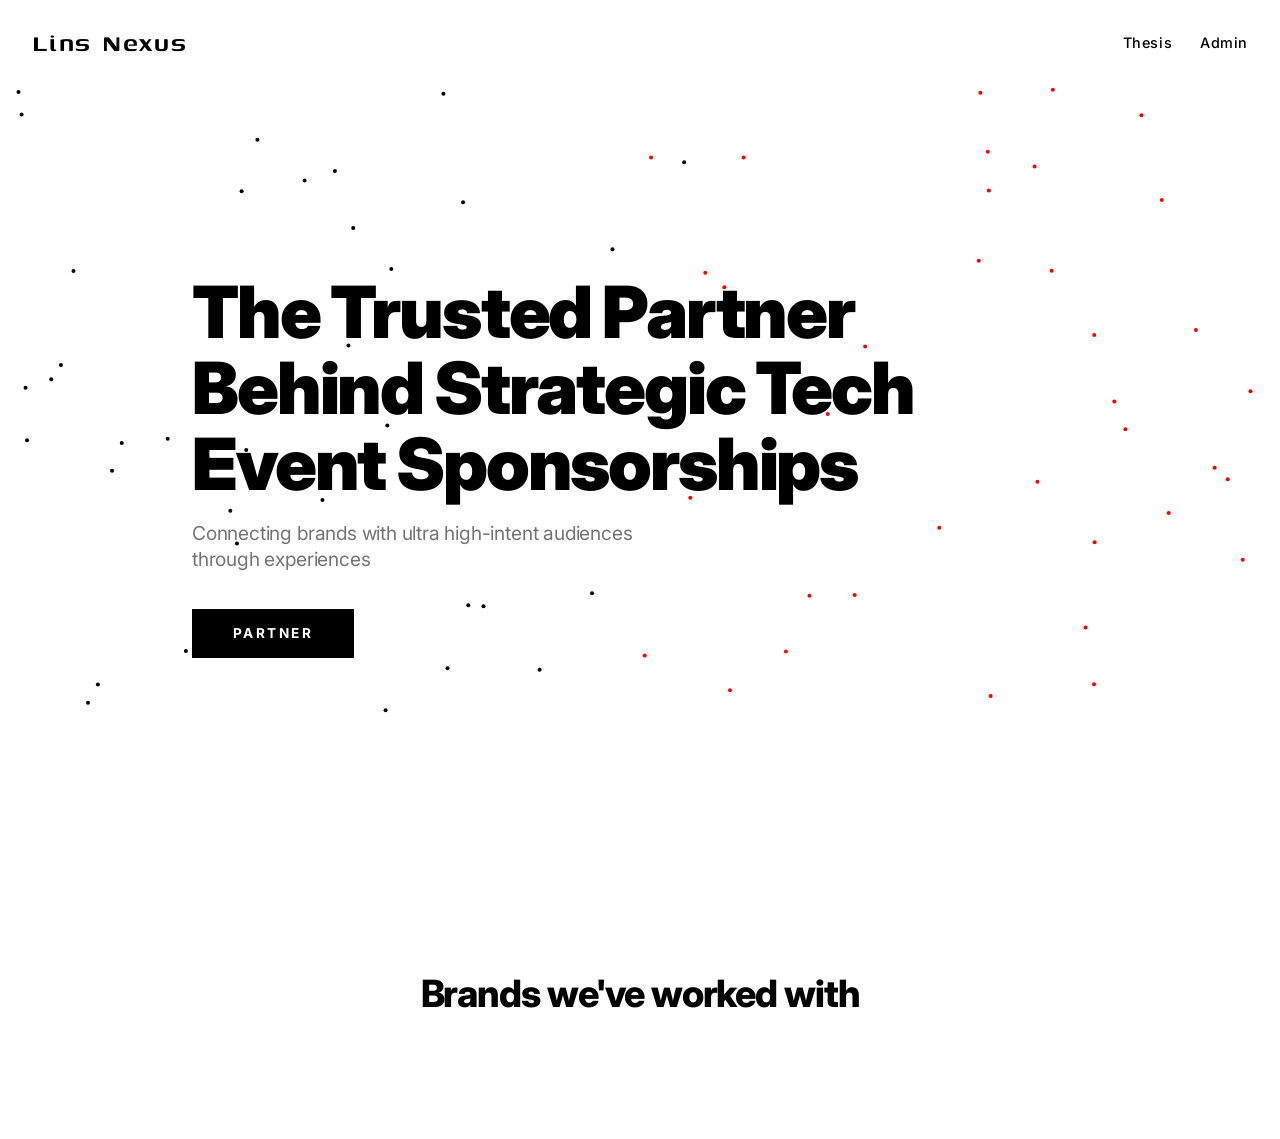
<file: index.html>
<!DOCTYPE html>
<html lang="en">
<head>
  <meta charset="UTF-8" />
  <meta name="viewport" content="width=device-width, initial-scale=1.0" />
  <title>Lins Nexus</title>
  <link rel="apple-touch-icon" sizes="180x180" href="favicons/apple-touch-icon.png">
<link rel="icon" type="image/png" sizes="32x32" href="favicons/favicon-32x32.png">
<link rel="icon" type="image/png" sizes="16x16" href="favicons/favicon-16x16.png">
<link rel="manifest" href="/site.webmanifest">
  <link rel="preconnect" href="https://fonts.googleapis.com" />
  <link rel="preconnect" href="https://fonts.gstatic.com" crossorigin />
  <link href="https://fonts.googleapis.com/css2?family=Genos:wght@100..900&family=Inter:wght@400;700;800;900&family=Lora:ital,wght@0,400;0,500;1,400;1,500&display=swap" rel="stylesheet" />
  <link rel="stylesheet" href="styles.css" />

  <title>Lins Nexus — High-Intent Sponsorship Agency</title>

<meta
  name="description"
  content="Lins Nexus connects brands with audiences and manages successful sponsorships and promotional partnerships."
>

<meta name="keywords" content="Lins Nexus, sponsorship coordinator, YouTube sponsorships, creator partnerships, influencer marketing, brand partnerships">

<meta property="og:title" content="Lins Nexus Creative Sponsorship Agency">
<meta property="og:description" content="Connecting brands with audiences through successful sponsorships and promotional partnerships.">
<meta property="og:type" content="website">
<meta property="og:url" content="https://linsnexus.com/">

<meta name="twitter:card" content="summary_large_image">
<meta name="twitter:title" content="Lins Nexus — High-Intent Sponsorship Agency">
<meta name="twitter:description" content="Connecting brands with audiences through successful sponsorships and promotional partnerships.">

</head>
<body>
  <header>
    <a class="logo" href="https://linsnexus.com/">Lins Nexus</a>
    <button
      type="button"
      class="nav-toggle"
      id="nav-toggle"
      aria-expanded="false"
      aria-controls="site-nav"
      aria-label="Open menu"
    >
      <span class="nav-toggle-bar" aria-hidden="true"></span>
      <span class="nav-toggle-bar" aria-hidden="true"></span>
      <span class="nav-toggle-bar" aria-hidden="true"></span>
    </button>
    <nav id="site-nav" class="site-nav" hidden>
      <a href="thesis.html">Thesis</a>
      <!--<a href="#blog">Blog</a>-->
      <a href="#contact">Admin</a>
    </nav>
  </header>

  <section class="hero">
    <canvas id="particles" aria-hidden="true"></canvas>
    <div class="hero-copy">
      <p class="tagline">The Trusted Partner Behind Strategic Tech Event Sponsorships</p>
      <p class="subhead">Connecting brands with ultra high-intent audiences through experiences</p>
      <button type="button" id="partner">Partner</button>
    </div>
  </section>

  <!-- <section class="integrations" id="integrations" aria-label="Influencer-led integrations">
    <canvas id="platform-cubes" aria-hidden="true"></canvas>
    <div class="integrations-copy">
      <h2>Influencer-led integrations boost brand trust</h2>
      <p>When creators speak to audiences who already believe them, brands inherit that credibility across every platform that matters.</p>
    </div>
  </section> -->

  <section class="brands" id="brands" aria-roledescription="carousel" aria-label="Brands we've worked with">
    <div class="brands-inner">
      <h2>Brands we've worked with</h2>
      <div class="brands-viewport">
        <ul class="brands-track">
          <li><img src="brands/dashlane.png" alt="Dashlane" loading="lazy" /></li>
          <li><img src="brands/nordvpn.png" alt="NordVPN" loading="lazy" /></li>
          <!--<li><img src="brands/dollar-shave-club.png" alt="Dollar Shave Club" loading="lazy" /></li>-->
          <li><img src="brands/brilliant.png" alt="Brilliant" loading="lazy" /></li>
          <!--<li><img src="brands/wargaming.png" alt="Wargaming" loading="lazy" /></li>-->
          <!--<li><img src="brands/hawthorne.webp" alt="Hawthorne" loading="lazy" /></li>-->
          <li><img src="brands/firecrawl-wordmark.png" alt="Firecrawl" loading="lazy" /></li>
          <li><img src="brands/zo.png" alt="Zo" loading="lazy" /></li>
          <li><img src="brands/bond.png" alt="Bond AI" loading="lazy" /></li>
          <li><img src="brands/aicollective_logo.jpeg" alt="AI Collective" loading="lazy" /></li>
          <li><img src="brands/build.avif" alt="Build Club" loading="lazy" /></li>
          <li><img src="brands/chatforces.webp" alt="Chatforces" loading="lazy" /></li>
          <li><img src="brands/zo.png" alt="Zo" loading="lazy" /></li>
          <li><img src="brands/weshare.webp" alt="WeShare" loading="lazy" /></li>
          <li><img src="brands/moss.png" alt="Mossy Oak" loading="lazy" /></li>
          
          <li><img src="brands/ef.png" alt="EF" loading="lazy" /></li>
          <li><img src="brands/balsamiq.png" alt="EF" loading="lazy" /></li>
          <!--<li><img src="brands/gjsl.png" alt="Brand partner" loading="lazy" /></li>
          <li><img src="brands/wtsl.png" alt="Brand partner" loading="lazy" /></li>
          <li><img src="brands/vtsl.png" alt="Brand partner" loading="lazy" /></li>-->
        </ul>
      </div>
    </div>
  </section>

  <script src="script.js"></script>
  <script src="vendor/three.min.js"></script>
  <script src="logos-data.js"></script>
  <script src="cubes.js"></script>
</body>
</html>
</file>
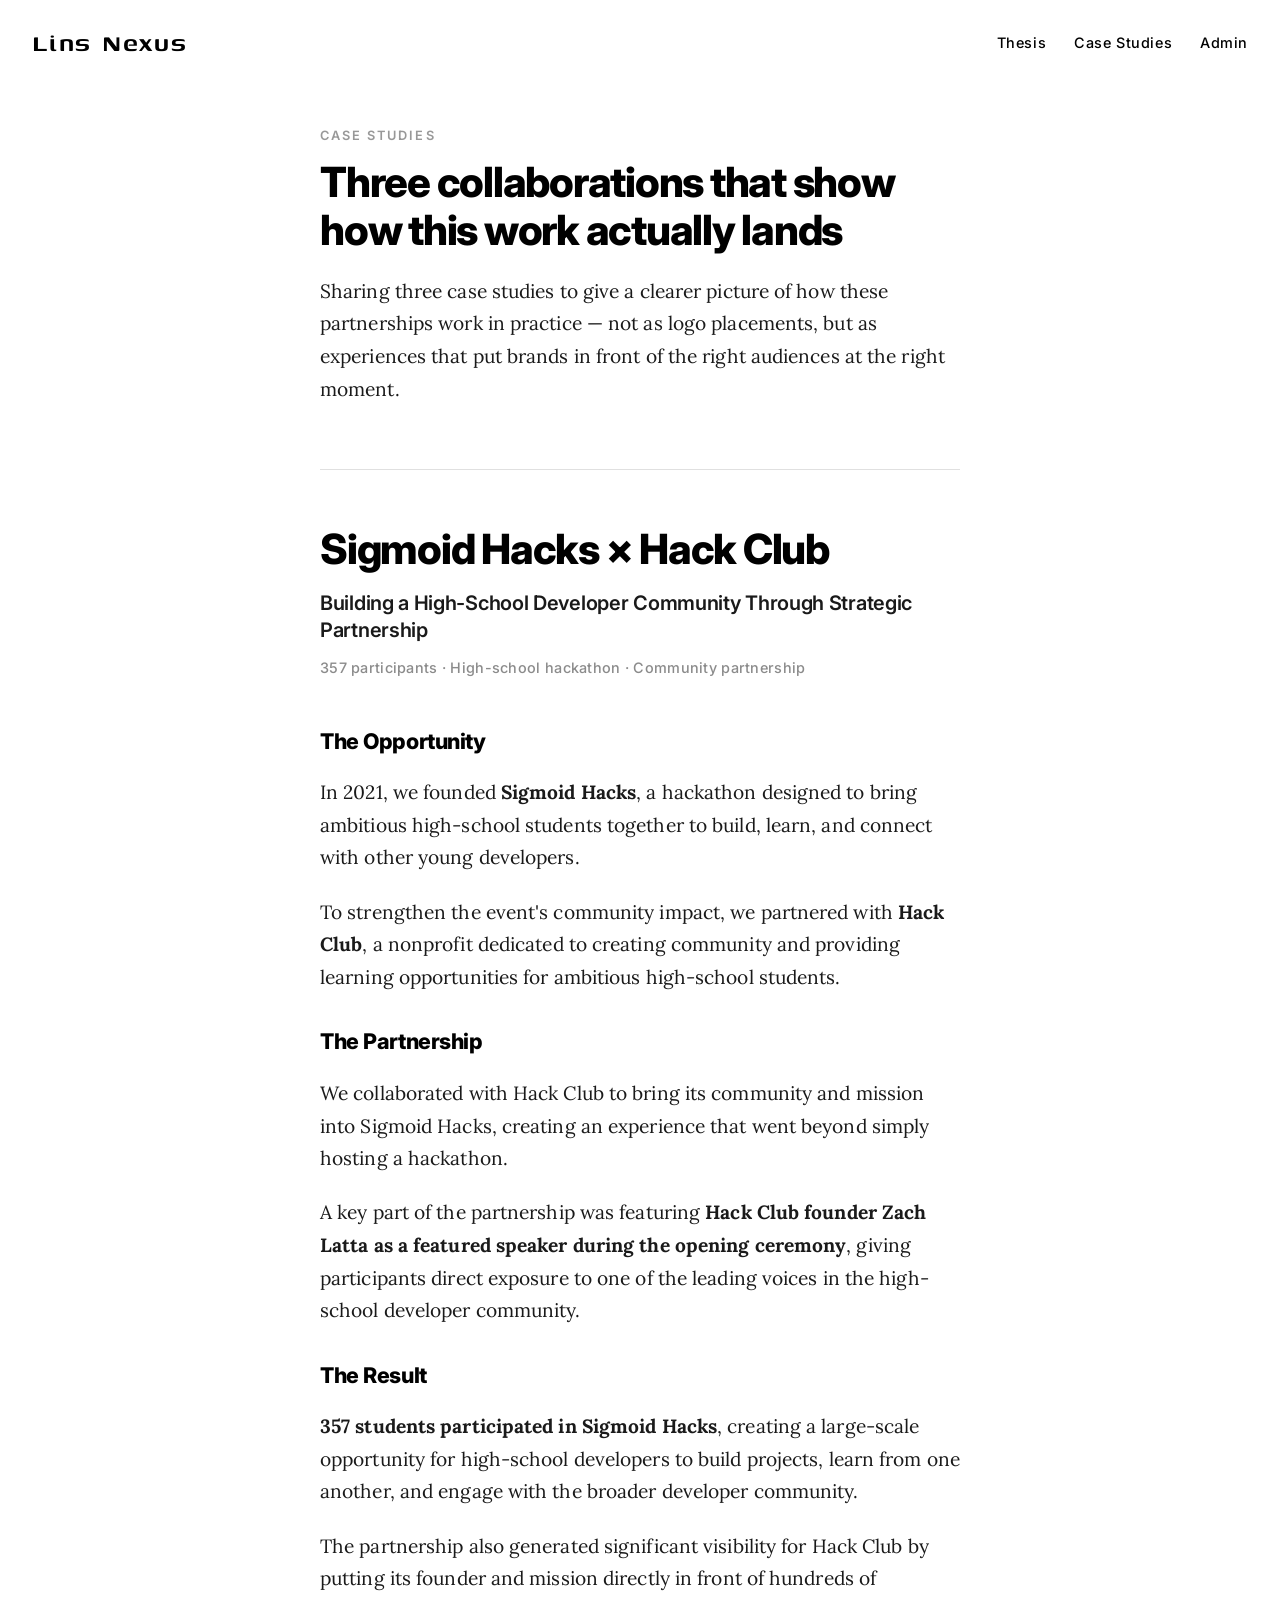
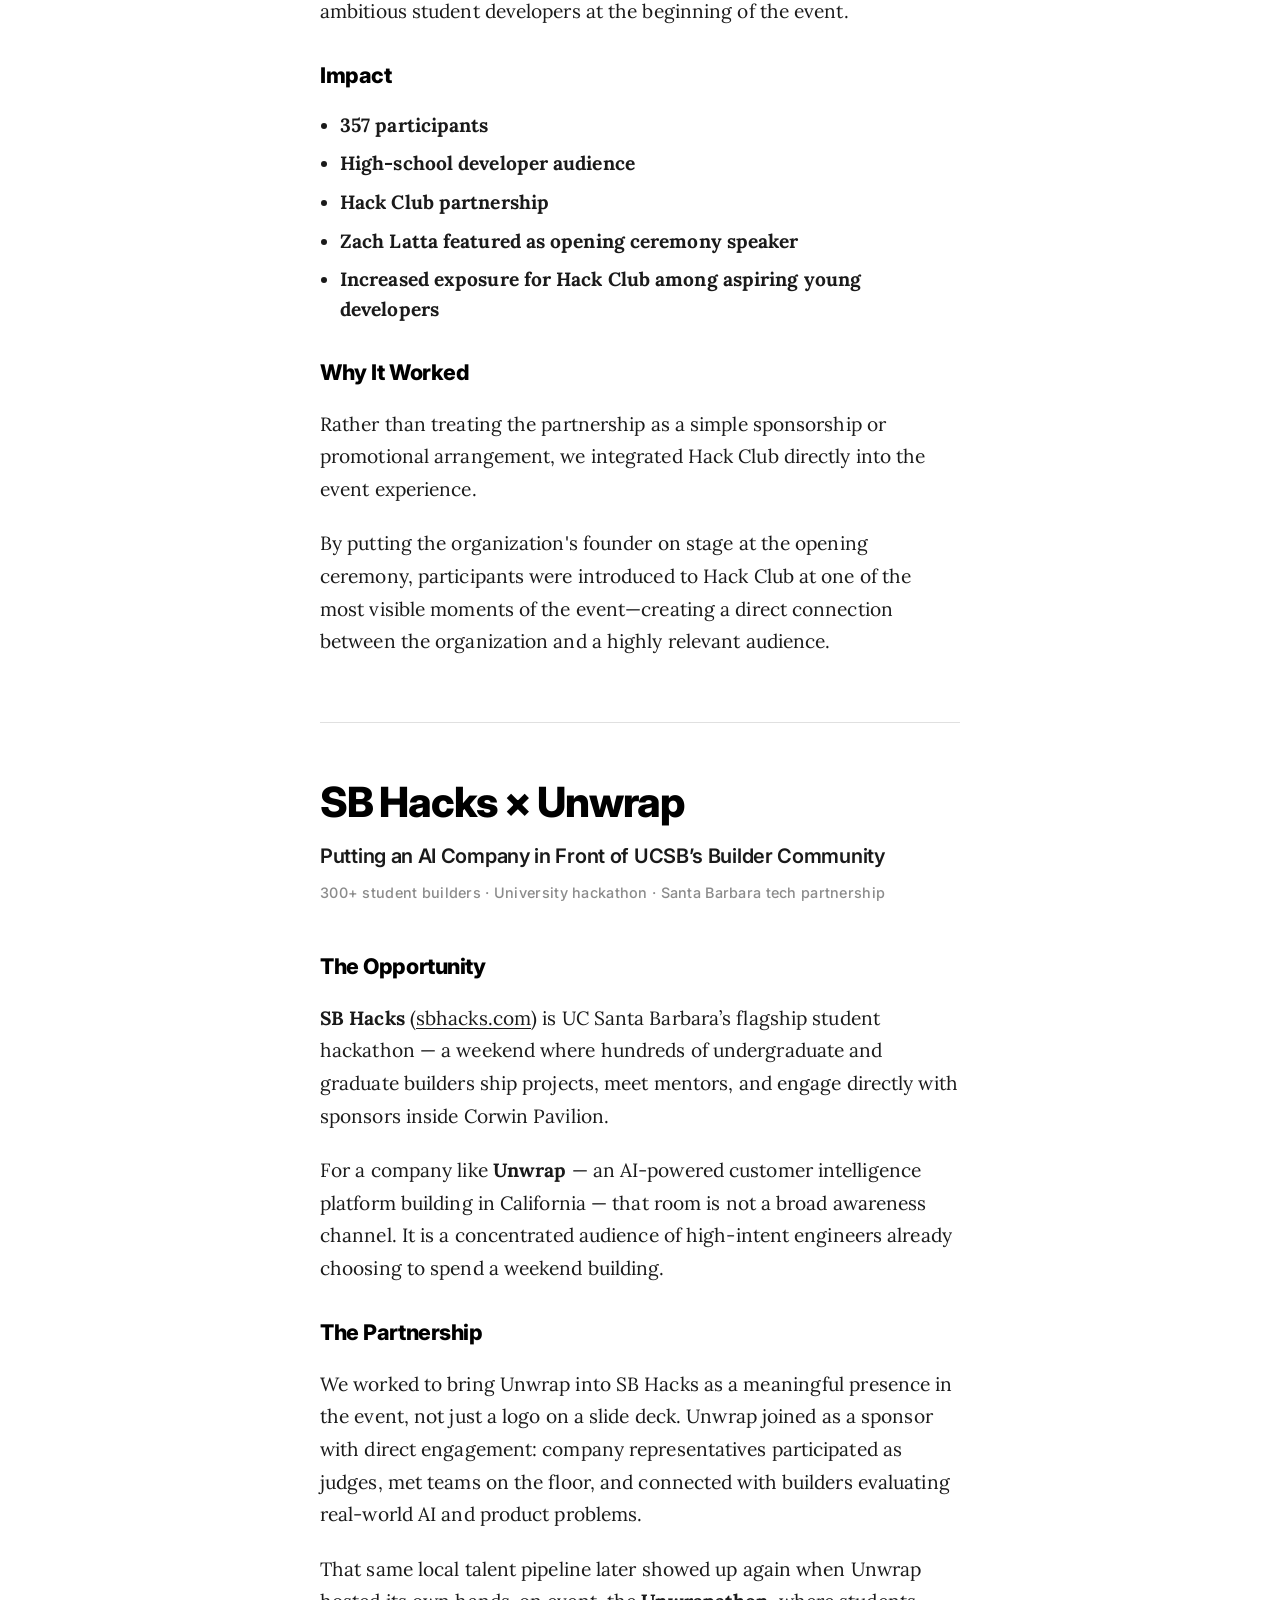
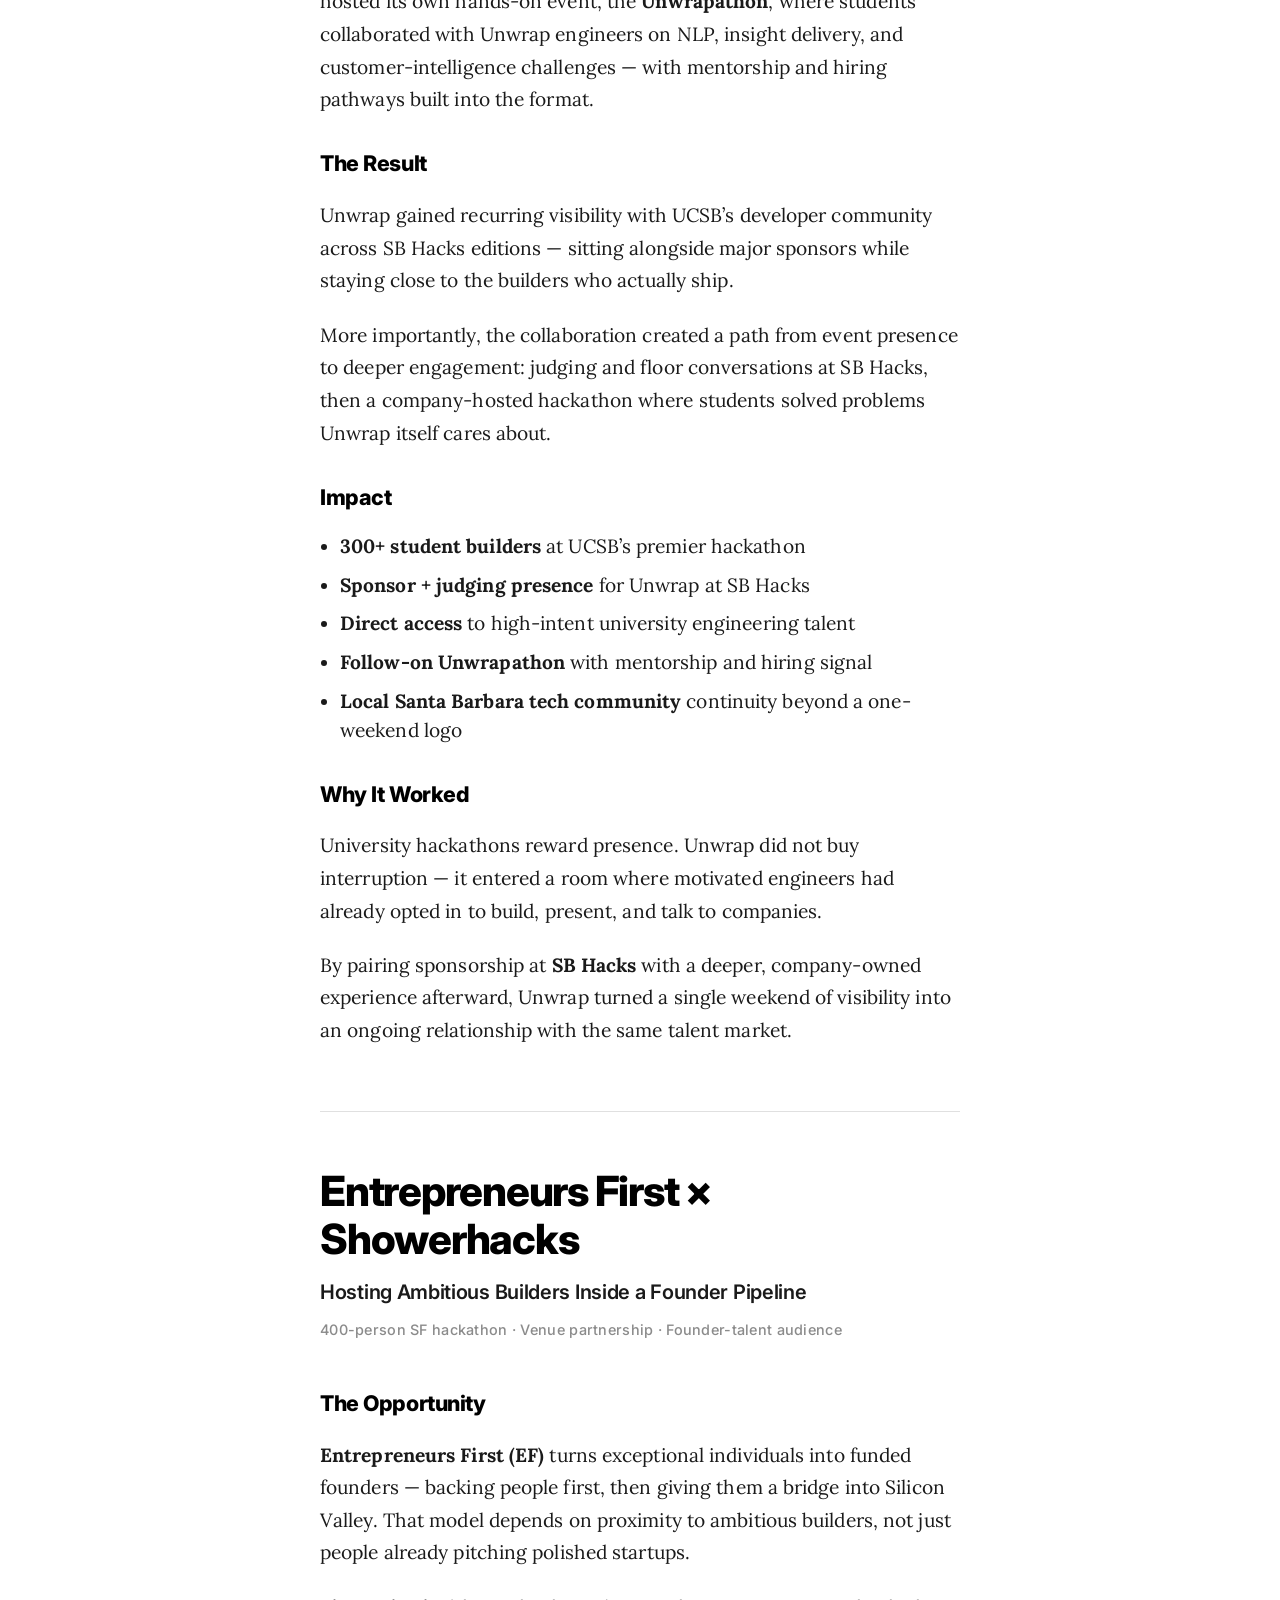
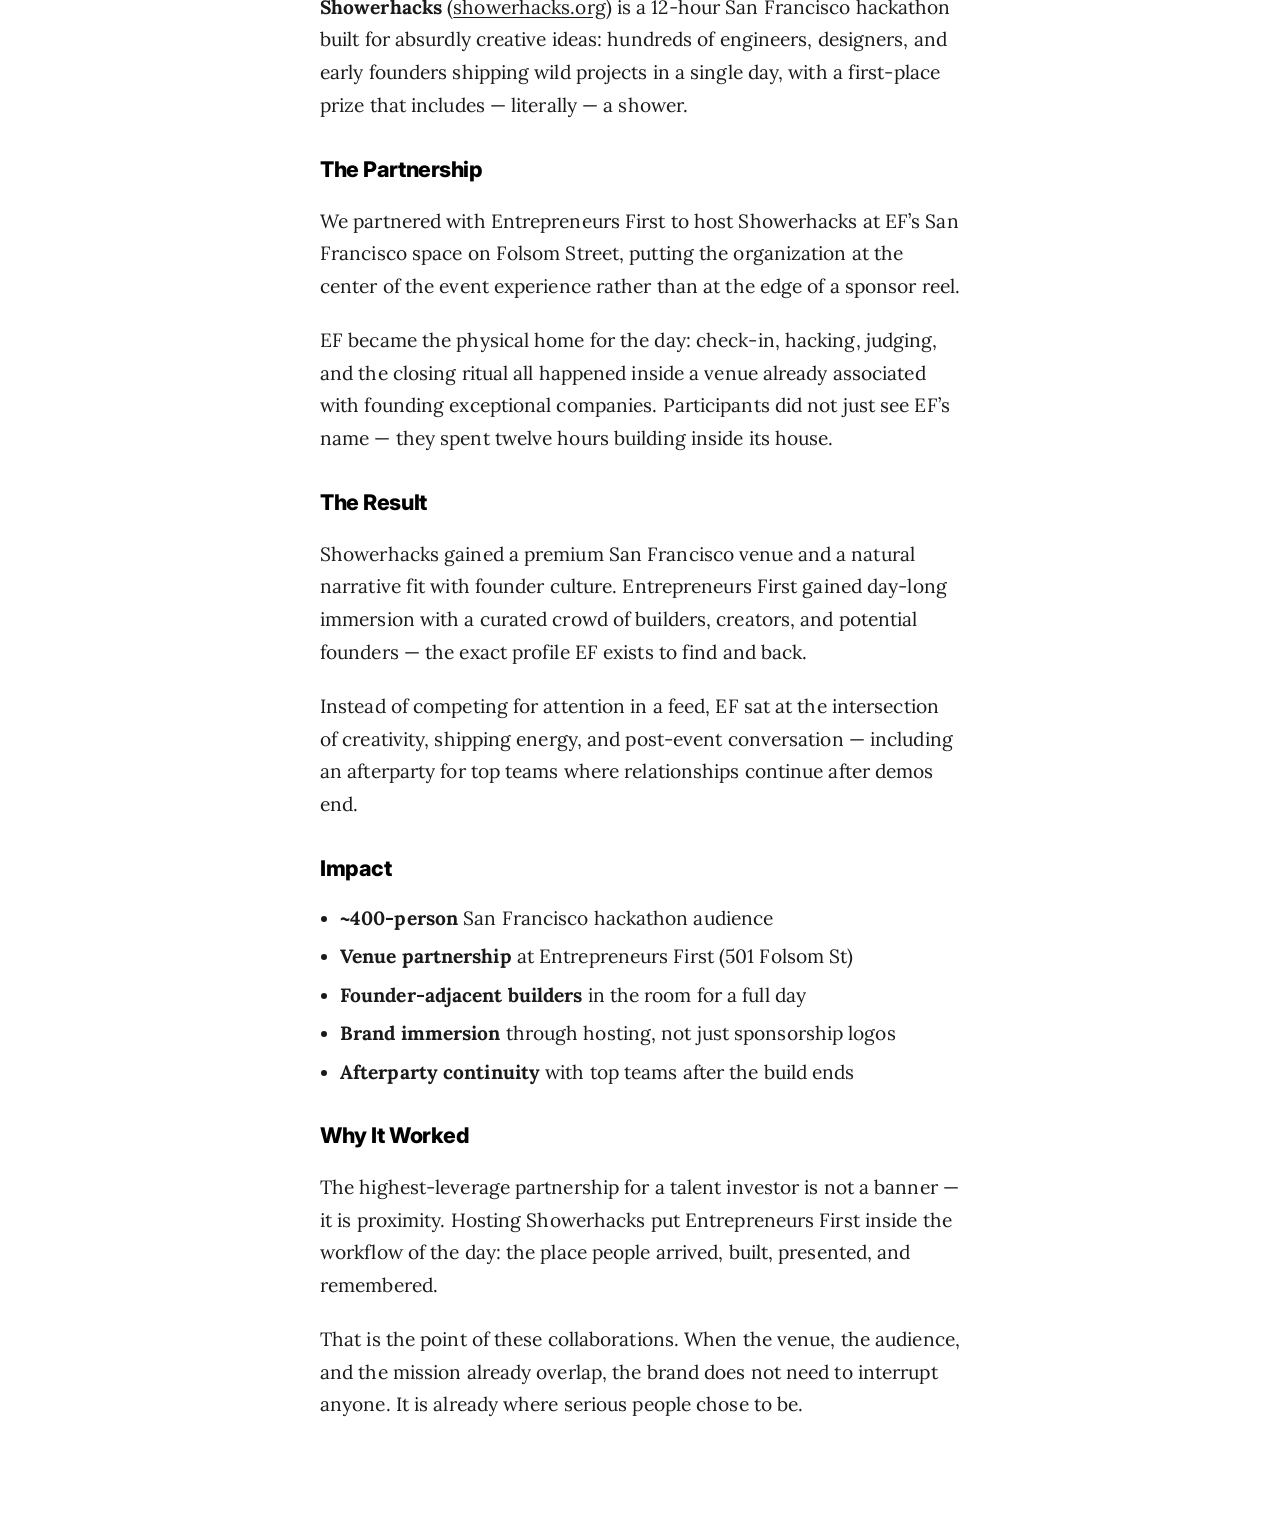
<file: case-studies.html>
<!DOCTYPE html>
<html lang="en">
<head>
  <meta charset="UTF-8" />
  <meta name="viewport" content="width=device-width, initial-scale=1.0" />
  <title>Case Studies — Lins Nexus</title>
  <link rel="apple-touch-icon" sizes="180x180" href="favicons/apple-touch-icon.png">
  <link rel="icon" type="image/png" sizes="32x32" href="favicons/favicon-32x32.png">
  <link rel="icon" type="image/png" sizes="16x16" href="favicons/favicon-16x16.png">
  <link rel="manifest" href="/site.webmanifest">
  <link rel="preconnect" href="https://fonts.googleapis.com" />
  <link rel="preconnect" href="https://fonts.gstatic.com" crossorigin />
  <link href="https://fonts.googleapis.com/css2?family=Genos:wght@100..900&family=Inter:wght@400;700;800;900&family=Lora:ital,wght@0,400;0,500;1,400;1,500&display=swap" rel="stylesheet" />
  <link rel="stylesheet" href="styles.css" />

  <meta
    name="description"
    content="Three case studies on how Lins Nexus collaborations connect brands with high-intent developer and founder audiences."
  >

  <meta property="og:title" content="Case Studies — Lins Nexus">
  <meta property="og:description" content="How strategic event collaborations put brands in front of high-intent audiences.">
  <meta property="og:type" content="website">
  <meta property="og:url" content="https://linsnexus.com/case-studies.html">
</head>
<body>
  <header>
    <a class="logo" href="https://linsnexus.com/">Lins Nexus</a>
    <button
      type="button"
      class="nav-toggle"
      id="nav-toggle"
      aria-expanded="false"
      aria-controls="site-nav"
      aria-label="Open menu"
    >
      <span class="nav-toggle-bar" aria-hidden="true"></span>
      <span class="nav-toggle-bar" aria-hidden="true"></span>
      <span class="nav-toggle-bar" aria-hidden="true"></span>
    </button>
    <nav id="site-nav" class="site-nav" hidden>
      <a href="thesis.html">Thesis</a>
      <a href="case-studies.html" aria-current="page">Case Studies</a>
      <a href="#contact">Admin</a>
    </nav>
  </header>

  <main>
    <section class="thesis thesis-page" aria-label="Case studies">
      <div class="thesis-inner">
        <p class="thesis-eyebrow">Case Studies</p>
        <h2>Three collaborations that show how this work actually lands</h2>
        <p class="case-studies-intro">
          Sharing three case studies to give a clearer picture of how these partnerships work in practice —
          not as logo placements, but as experiences that put brands in front of the right audiences at the right moment.
        </p>

        <article class="case-study">
          <h1>Sigmoid Hacks × Hack Club</h1>
          <p class="case-study-dek">Building a High-School Developer Community Through Strategic Partnership</p>
          <p class="case-study-meta">357 participants · High-school hackathon · Community partnership</p>

          <div class="thesis-body">
            <h2>The Opportunity</h2>
            <p>
              In 2021, we founded <strong>Sigmoid Hacks</strong>, a hackathon designed to bring ambitious high-school students together to build, learn, and connect with other young developers.
            </p>
            <p>
              To strengthen the event's community impact, we partnered with <strong>Hack Club</strong>, a nonprofit dedicated to creating community and providing learning opportunities for ambitious high-school students.
            </p>

            <h2>The Partnership</h2>
            <p>
              We collaborated with Hack Club to bring its community and mission into Sigmoid Hacks, creating an experience that went beyond simply hosting a hackathon.
            </p>
            <p>
              A key part of the partnership was featuring <strong>Hack Club founder Zach Latta as a featured speaker during the opening ceremony</strong>, giving participants direct exposure to one of the leading voices in the high-school developer community.
            </p>

            <h2>The Result</h2>
            <p>
              <strong>357 students participated in Sigmoid Hacks</strong>, creating a large-scale opportunity for high-school developers to build projects, learn from one another, and engage with the broader developer community.
            </p>
            <p>
              The partnership also generated significant visibility for Hack Club by putting its founder and mission directly in front of hundreds of ambitious student developers at the beginning of the event.
            </p>

            <h2>Impact</h2>
            <ul class="case-study-list">
              <li><strong>357 participants</strong></li>
              <li><strong>High-school developer audience</strong></li>
              <li><strong>Hack Club partnership</strong></li>
              <li><strong>Zach Latta featured as opening ceremony speaker</strong></li>
              <li><strong>Increased exposure for Hack Club among aspiring young developers</strong></li>
            </ul>

            <h2>Why It Worked</h2>
            <p>
              Rather than treating the partnership as a simple sponsorship or promotional arrangement, we integrated Hack Club directly into the event experience.
            </p>
            <p>
              By putting the organization's founder on stage at the opening ceremony, participants were introduced to Hack Club at one of the most visible moments of the event—creating a direct connection between the organization and a highly relevant audience.
            </p>
          </div>
        </article>

        <article class="case-study">
          <h1>SB Hacks × Unwrap</h1>
          <p class="case-study-dek">Putting an AI Company in Front of UCSB’s Builder Community</p>
          <p class="case-study-meta">300+ student builders · University hackathon · Santa Barbara tech partnership</p>

          <div class="thesis-body">
            <h2>The Opportunity</h2>
            <p>
              <strong>SB Hacks</strong> (<a href="https://sbhacks.com">sbhacks.com</a>) is UC Santa Barbara’s flagship student hackathon — a weekend where hundreds of undergraduate and graduate builders ship projects, meet mentors, and engage directly with sponsors inside Corwin Pavilion.
            </p>
            <p>
              For a company like <strong>Unwrap</strong> — an AI-powered customer intelligence platform building in California — that room is not a broad awareness channel. It is a concentrated audience of high-intent engineers already choosing to spend a weekend building.
            </p>

            <h2>The Partnership</h2>
            <p>
              We worked to bring Unwrap into SB Hacks as a meaningful presence in the event, not just a logo on a slide deck. Unwrap joined as a sponsor with direct engagement: company representatives participated as judges, met teams on the floor, and connected with builders evaluating real-world AI and product problems.
            </p>
            <p>
              That same local talent pipeline later showed up again when Unwrap hosted its own hands-on event, the <strong>Unwrapathon</strong>, where students collaborated with Unwrap engineers on NLP, insight delivery, and customer-intelligence challenges — with mentorship and hiring pathways built into the format.
            </p>

            <h2>The Result</h2>
            <p>
              Unwrap gained recurring visibility with UCSB’s developer community across SB Hacks editions — sitting alongside major sponsors while staying close to the builders who actually ship.
            </p>
            <p>
              More importantly, the collaboration created a path from event presence to deeper engagement: judging and floor conversations at SB Hacks, then a company-hosted hackathon where students solved problems Unwrap itself cares about.
            </p>

            <h2>Impact</h2>
            <ul class="case-study-list">
              <li><strong>300+ student builders</strong> at UCSB’s premier hackathon</li>
              <li><strong>Sponsor + judging presence</strong> for Unwrap at SB Hacks</li>
              <li><strong>Direct access</strong> to high-intent university engineering talent</li>
              <li><strong>Follow-on Unwrapathon</strong> with mentorship and hiring signal</li>
              <li><strong>Local Santa Barbara tech community</strong> continuity beyond a one-weekend logo</li>
            </ul>

            <h2>Why It Worked</h2>
            <p>
              University hackathons reward presence. Unwrap did not buy interruption — it entered a room where motivated engineers had already opted in to build, present, and talk to companies.
            </p>
            <p>
              By pairing sponsorship at <strong>SB Hacks</strong> with a deeper, company-owned experience afterward, Unwrap turned a single weekend of visibility into an ongoing relationship with the same talent market.
            </p>
          </div>
        </article>

        <article class="case-study">
          <h1>Entrepreneurs First × Showerhacks</h1>
          <p class="case-study-dek">Hosting Ambitious Builders Inside a Founder Pipeline</p>
          <p class="case-study-meta">400-person SF hackathon · Venue partnership · Founder-talent audience</p>

          <div class="thesis-body">
            <h2>The Opportunity</h2>
            <p>
              <strong>Entrepreneurs First (EF)</strong> turns exceptional individuals into funded founders — backing people first, then giving them a bridge into Silicon Valley. That model depends on proximity to ambitious builders, not just people already pitching polished startups.
            </p>
            <p>
              <strong>Showerhacks</strong> (<a href="https://showerhacks.org">showerhacks.org</a>) is a 12-hour San Francisco hackathon built for absurdly creative ideas: hundreds of engineers, designers, and early founders shipping wild projects in a single day, with a first-place prize that includes — literally — a shower.
            </p>

            <h2>The Partnership</h2>
            <p>
              We partnered with Entrepreneurs First to host Showerhacks at EF’s San Francisco space on Folsom Street, putting the organization at the center of the event experience rather than at the edge of a sponsor reel.
            </p>
            <p>
              EF became the physical home for the day: check-in, hacking, judging, and the closing ritual all happened inside a venue already associated with founding exceptional companies. Participants did not just see EF’s name — they spent twelve hours building inside its house.
            </p>

            <h2>The Result</h2>
            <p>
              Showerhacks gained a premium San Francisco venue and a natural narrative fit with founder culture. Entrepreneurs First gained day-long immersion with a curated crowd of builders, creators, and potential founders — the exact profile EF exists to find and back.
            </p>
            <p>
              Instead of competing for attention in a feed, EF sat at the intersection of creativity, shipping energy, and post-event conversation — including an afterparty for top teams where relationships continue after demos end.
            </p>

            <h2>Impact</h2>
            <ul class="case-study-list">
              <li><strong>~400-person</strong> San Francisco hackathon audience</li>
              <li><strong>Venue partnership</strong> at Entrepreneurs First (501 Folsom St)</li>
              <li><strong>Founder-adjacent builders</strong> in the room for a full day</li>
              <li><strong>Brand immersion</strong> through hosting, not just sponsorship logos</li>
              <li><strong>Afterparty continuity</strong> with top teams after the build ends</li>
            </ul>

            <h2>Why It Worked</h2>
            <p>
              The highest-leverage partnership for a talent investor is not a banner — it is proximity. Hosting Showerhacks put Entrepreneurs First inside the workflow of the day: the place people arrived, built, presented, and remembered.
            </p>
            <p>
              That is the point of these collaborations. When the venue, the audience, and the mission already overlap, the brand does not need to interrupt anyone. It is already where serious people chose to be.
            </p>
          </div>
        </article>
      </div>
    </section>
  </main>

  <script src="script.js"></script>
</body>
</html>
</file>
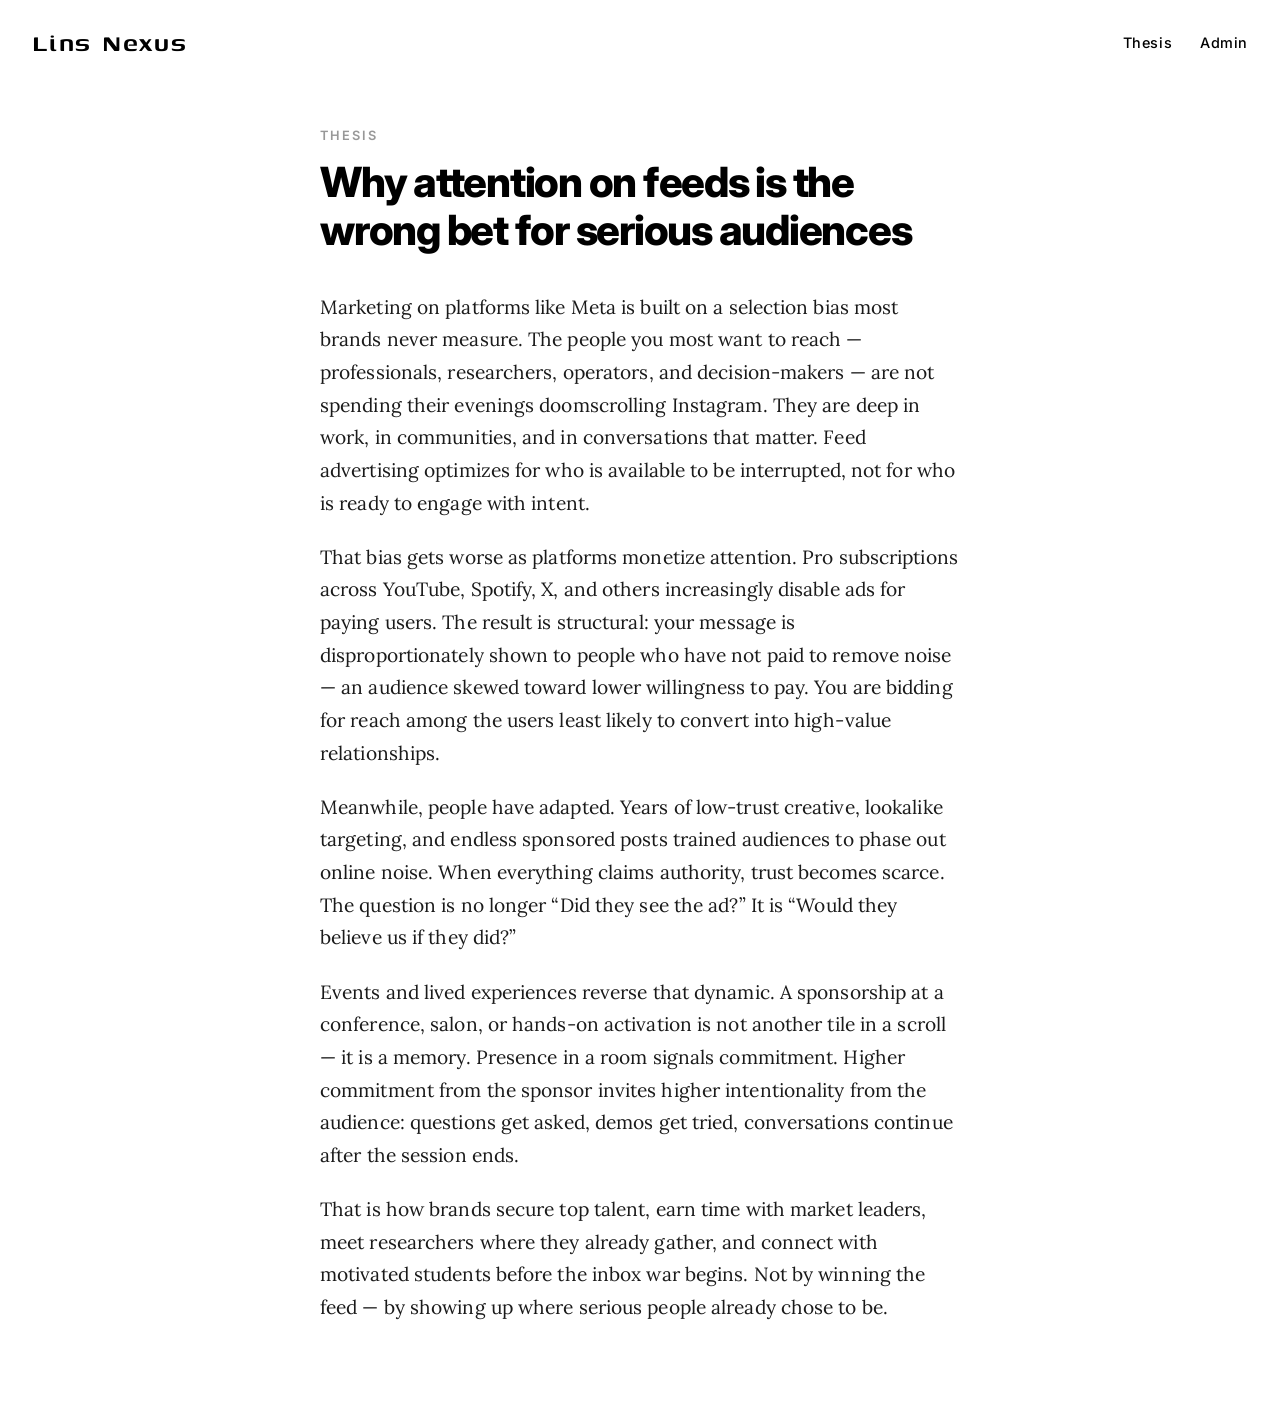
<file: thesis.html>
<!DOCTYPE html>
<html lang="en">
<head>
  <meta charset="UTF-8" />
  <meta name="viewport" content="width=device-width, initial-scale=1.0" />
  <title>Thesis — Lins Nexus</title>
  <link rel="apple-touch-icon" sizes="180x180" href="favicons/apple-touch-icon.png">
  <link rel="icon" type="image/png" sizes="32x32" href="favicons/favicon-32x32.png">
  <link rel="icon" type="image/png" sizes="16x16" href="favicons/favicon-16x16.png">
  <link rel="manifest" href="/site.webmanifest">
  <link rel="preconnect" href="https://fonts.googleapis.com" />
  <link rel="preconnect" href="https://fonts.gstatic.com" crossorigin />
  <link href="https://fonts.googleapis.com/css2?family=Genos:wght@100..900&family=Inter:wght@400;700;800;900&family=Lora:ital,wght@0,400;0,500;1,400;1,500&display=swap" rel="stylesheet" />
  <link rel="stylesheet" href="styles.css" />

  <meta
    name="description"
    content="Why feed advertising misses serious audiences — and why events and experiences reach professionals, researchers, and motivated talent."
  >

  <meta property="og:title" content="Thesis — Lins Nexus">
  <meta property="og:description" content="Why attention on feeds is the wrong bet for serious audiences.">
  <meta property="og:type" content="website">
  <meta property="og:url" content="https://linsnexus.com/thesis.html">
</head>
<body>
  <header>
    <a class="logo" href="https://linsnexus.com/">Lins Nexus</a>
    <button
      type="button"
      class="nav-toggle"
      id="nav-toggle"
      aria-expanded="false"
      aria-controls="site-nav"
      aria-label="Open menu"
    >
      <span class="nav-toggle-bar" aria-hidden="true"></span>
      <span class="nav-toggle-bar" aria-hidden="true"></span>
      <span class="nav-toggle-bar" aria-hidden="true"></span>
    </button>
    <nav id="site-nav" class="site-nav" hidden>
      <a href="thesis.html" aria-current="page">Thesis</a>
      <a href="#contact">Admin</a>
    </nav>
  </header>

  <main>
    <section class="thesis thesis-page" aria-label="Thesis">
      <div class="thesis-inner">
        <p class="thesis-eyebrow">Thesis</p>
        <h2>Why attention on feeds is the wrong bet for serious audiences</h2>

        <div class="thesis-body">
          <p>
            Marketing on platforms like Meta is built on a selection bias most brands never measure.
            The people you most want to reach — professionals, researchers, operators, and decision-makers —
            are not spending their evenings doomscrolling Instagram. They are deep in work, in communities,
            and in conversations that matter. Feed advertising optimizes for who is available to be interrupted,
            not for who is ready to engage with intent.
          </p>

          <p>
            That bias gets worse as platforms monetize attention. Pro subscriptions across YouTube, Spotify,
            X, and others increasingly disable ads for paying users. The result is structural: your message
            is disproportionately shown to people who have not paid to remove noise — an audience skewed toward
            lower willingness to pay. You are bidding for reach among the users least likely to convert into
            high-value relationships.
          </p>

          <p>
            Meanwhile, people have adapted. Years of low-trust creative, lookalike targeting, and endless
            sponsored posts trained audiences to phase out online noise. When everything claims authority,
            trust becomes scarce. The question is no longer “Did they see the ad?” It is “Would they believe
            us if they did?”
          </p>

          <p>
            Events and lived experiences reverse that dynamic. A sponsorship at a conference, salon, or
            hands-on activation is not another tile in a scroll — it is a memory. Presence in a room signals
            commitment. Higher commitment from the sponsor invites higher intentionality from the audience:
            questions get asked, demos get tried, conversations continue after the session ends.
          </p>

          <p>
            That is how brands secure top talent, earn time with market leaders, meet researchers where they
            already gather, and connect with motivated students before the inbox war begins. Not by winning
            the feed — by showing up where serious people already chose to be.
          </p>
        </div>
      </div>
    </section>
  </main>

  <script src="script.js"></script>
</body>
</html>
</file>
<file: styles.css>
*,
*::before,
*::after {
  box-sizing: border-box;
  margin: 0;
  padding: 0;
}

html {
  scroll-behavior: smooth;
}

body {
  background: #fff;
  color: #000;
  font-family: Genos, sans-serif;
  -webkit-font-smoothing: antialiased;
}

#particles {
  position: absolute;
  inset: 0;
  width: 100%;
  height: 100%;
  z-index: 0;
  pointer-events: none;
}

.hero {
  position: relative;
  z-index: 1;
  min-height: 100vh;
  display: flex;
  flex-direction: column;
  align-items: center;
  justify-content: center;
  padding: 6rem 2rem 4rem;
  overflow: hidden;
}

.hero-copy {
  position: relative;
  z-index: 1;
  display: flex;
  flex-direction: column;
  align-items: flex-start;
  gap: 2.25rem;
  width: min(92vw, 56rem);
  opacity: 0;
  animation: fade-up 0.8s ease 0.15s forwards;
}

header {
  position: fixed;
  top: 0;
  left: 0;
  right: 0;
  z-index: 2;
  display: flex;
  align-items: center;
  justify-content: space-between;
  padding: 1.75rem 2rem;
  background: #fff;
  opacity: 0;
  animation: fade-in 0.7s ease forwards;
}

.logo {
  color: #000;
  text-decoration: none;
  font-weight: 600;
  font-size: clamp(1.35rem, 2.4vw, 1.85rem);
  letter-spacing: 0.06em;
  line-height: 1;
  position: relative;
  z-index: 3;
}

.nav-toggle {
  appearance: none;
  position: relative;
  z-index: 3;
  width: 2.5rem;
  height: 2.5rem;
  padding: 0;
  border: none;
  background: none;
  cursor: pointer;
  display: flex;
  flex-direction: column;
  align-items: center;
  justify-content: center;
  gap: 0.35rem;
}

.nav-toggle-bar {
  display: block;
  width: 1.35rem;
  height: 1.5px;
  background: #000;
  transition: transform 0.25s ease, opacity 0.2s ease;
}

.nav-toggle[aria-expanded="true"] .nav-toggle-bar:nth-child(1) {
  transform: translateY(0.41rem) rotate(45deg);
}

.nav-toggle[aria-expanded="true"] .nav-toggle-bar:nth-child(2) {
  opacity: 0;
}

.nav-toggle[aria-expanded="true"] .nav-toggle-bar:nth-child(3) {
  transform: translateY(-0.41rem) rotate(-45deg);
}

.site-nav {
  display: flex;
  align-items: center;
  gap: 1.75rem;
}

.site-nav a {
  color: #000;
  text-decoration: none;
  font-family: Inter, sans-serif;
  font-weight: 500;
  font-size: 0.9rem;
  letter-spacing: 0.04em;
  transition: opacity 0.2s ease;
}

.site-nav a:hover,
.site-nav a:focus-visible {
  opacity: 0.45;
  outline: none;
}

@media (max-width: 768px) {
  .site-nav {
    position: fixed;
    inset: 0;
    z-index: 2;
    flex-direction: column;
    align-items: center;
    justify-content: center;
    gap: 2rem;
    background: #fff;
  }

  .site-nav[hidden] {
    display: none;
  }

  .site-nav a {
    font-family: Inter, sans-serif;
    font-weight: 500;
    font-size: 1.25rem;
    letter-spacing: 0.04em;
  }

  #platform-cubes {
    display: none;
  }

  .integrations {
    min-height: 0;
    padding: 4rem 1.5rem;
  }
}

@media (min-width: 769px) {
  .nav-toggle {
    display: none;
  }

  .site-nav[hidden] {
    display: flex;
  }
}

.tagline {
  font-family: Inter, sans-serif;
  width: 100%;
  text-align: left;
  font-weight: 900;
  font-size: clamp(2.5rem, 6.5vw, 4.5rem);
  letter-spacing: -0.03em;
  line-height: 1.05;
  color: #000;
}

.subhead {
  font-family: Inter, sans-serif;
  width: 100%;
  max-width: 28rem;
  text-align: left;
  font-weight: 400;
  font-size: clamp(1rem, 2vw, 1.2rem);
  letter-spacing: -0.01em;
  line-height: 1.4;
  color: #000;
  opacity: 0.55;
  margin-top: -1.1rem;
}

#partner {
  appearance: none;
  background: #000;
  color: #fff;
  border: 1px solid #000;
  font-family: Inter, sans-serif;
  font-weight: 700;
  font-size: 0.85rem;
  letter-spacing: 0.18em;
  text-transform: uppercase;
  padding: 0.95rem 2.5rem;
  cursor: pointer;
  transition: background 0.2s ease, color 0.2s ease;
}

#partner:hover,
#partner:focus-visible {
  background: #fff;
  color: #000;
  outline: none;
}

#partner:active {
  transform: scale(0.97);
}

.integrations {
  position: relative;
  z-index: 1;
  min-height: min(92vh, 52rem);
  display: flex;
  align-items: center;
  justify-content: center;
  padding: 5rem 2rem;
  overflow: hidden;
  background: #fff;
}

#platform-cubes {
  position: absolute;
  inset: 0;
  width: 100%;
  height: 100%;
  z-index: 0;
  pointer-events: none;
}

.integrations-copy {
  position: relative;
  z-index: 1;
  width: min(92vw, 28rem);
  text-align: center;
  pointer-events: none;
}

.integrations-copy h2 {
  font-family: Inter, sans-serif;
  font-weight: 800;
  font-size: clamp(1.85rem, 4.2vw, 2.85rem);
  letter-spacing: -0.035em;
  line-height: 1.12;
  color: #000;
}

.integrations-copy p {
  margin-top: 1.15rem;
  font-family: Inter, sans-serif;
  font-weight: 400;
  font-size: clamp(1rem, 1.9vw, 1.15rem);
  letter-spacing: -0.01em;
  line-height: 1.5;
  color: #000;
  opacity: 0.55;
}

.brands {
  position: relative;
  z-index: 1;
  padding: 4.5rem 2rem 5rem;
  background: #fff;
  --brands-visible: 4;
  --brands-row: min(92vw, 52rem);
}

.brands-inner {
  width: var(--brands-row);
  margin: 0 auto;
  text-align: center;
}

.brands h2 {
  font-family: Inter, sans-serif;
  font-weight: 800;
  font-size: clamp(1.65rem, 3.6vw, 2.35rem);
  letter-spacing: -0.03em;
  line-height: 1.15;
  color: #000;
}

.brands-viewport {
  overflow: hidden;
  width: 100%;
  margin-top: 2.75rem;
  mask-image: linear-gradient(90deg, transparent, #000 4%, #000 96%, transparent);
}

.brands-track {
  list-style: none;
  margin: 0;
  padding: 0;
  display: flex;
  width: max-content;
  will-change: transform;
  transform: translate3d(0, 0, 0);
}

.brands-track li {
  flex: 0 0 calc(var(--brands-row) / var(--brands-visible));
  width: calc(var(--brands-row) / var(--brands-visible));
  box-sizing: border-box;
  padding: 0 0.85rem;
  display: flex;
  align-items: center;
  justify-content: center;
}

.brands-track img {
  width: 100%;
  height: auto;
  max-height: 5.5rem;
  max-width: 8.5rem;
  object-fit: contain;
  filter: grayscale(1);
  opacity: 0.72;
  transition: filter 0.25s ease, opacity 0.25s ease;
}

.brands-track img:hover,
.brands-track img:focus-visible {
  filter: grayscale(0);
  opacity: 1;
}

.thesis {
  position: relative;
  z-index: 1;
  padding: 5rem 2rem 6.5rem;
  background: #fff;
}

.thesis-page {
  padding-top: 8rem;
  min-height: 100vh;
}

.thesis-inner {
  width: min(92vw, 40rem);
  margin: 0 auto;
}

.thesis-eyebrow {
  font-family: Inter, sans-serif;
  font-weight: 600;
  font-size: 0.8rem;
  letter-spacing: 0.16em;
  text-transform: uppercase;
  color: #000;
  opacity: 0.4;
  margin-bottom: 1rem;
}

.thesis h2 {
  font-family: Inter, sans-serif;
  font-weight: 800;
  font-size: clamp(1.75rem, 3.8vw, 2.6rem);
  letter-spacing: -0.03em;
  line-height: 1.15;
  color: #000;
}

.thesis-body {
  margin-top: 2.25rem;
  display: flex;
  flex-direction: column;
  gap: 1.35rem;
}

.thesis-body p {
  font-family: Lora, Georgia, "Times New Roman", serif;
  font-weight: 400;
  font-size: clamp(1.05rem, 2vw, 1.2rem);
  letter-spacing: 0.005em;
  line-height: 1.7;
  color: #1a1a1a;
}

.case-study h1 {
  font-family: Inter, sans-serif;
  font-weight: 800;
  font-size: clamp(1.75rem, 3.8vw, 2.6rem);
  letter-spacing: -0.03em;
  line-height: 1.15;
  color: #000;
}

.case-study-dek {
  margin-top: 1rem;
  font-family: Inter, sans-serif;
  font-weight: 600;
  font-size: clamp(1.05rem, 2vw, 1.25rem);
  letter-spacing: -0.015em;
  line-height: 1.35;
  color: #1a1a1a;
}

.case-study-meta {
  margin-top: 0.85rem;
  font-family: Inter, sans-serif;
  font-weight: 500;
  font-size: 0.9rem;
  letter-spacing: 0.02em;
  line-height: 1.45;
  color: #000;
  opacity: 0.45;
}

.case-study .thesis-body h2 {
  margin-top: 0.75rem;
  font-family: Inter, sans-serif;
  font-weight: 800;
  font-size: clamp(1.15rem, 2.2vw, 1.35rem);
  letter-spacing: -0.02em;
  line-height: 1.3;
  color: #000;
}

.case-study-list {
  margin: 0;
  padding-left: 1.25rem;
  display: flex;
  flex-direction: column;
  gap: 0.55rem;
  font-family: Lora, Georgia, "Times New Roman", serif;
  font-weight: 400;
  font-size: clamp(1.05rem, 2vw, 1.2rem);
  letter-spacing: 0.005em;
  line-height: 1.55;
  color: #1a1a1a;
}

.case-studies-intro {
  margin-top: 1.25rem;
  font-family: Lora, Georgia, "Times New Roman", serif;
  font-weight: 400;
  font-size: clamp(1.05rem, 2vw, 1.2rem);
  letter-spacing: 0.005em;
  line-height: 1.7;
  color: #1a1a1a;
}

.case-study {
  margin-top: 4rem;
  padding-top: 3.5rem;
  border-top: 1px solid rgba(0, 0, 0, 0.12);
}

.case-study .thesis-body a {
  color: inherit;
  text-decoration: underline;
  text-underline-offset: 0.15em;
}

.testimonials {
  position: relative;
  z-index: 1;
  max-width: min(92vw, 68rem);
  margin: 0 auto;
  padding: 4.5rem 2rem 6rem;
  --testimonial-visible: 3;
}

.testimonials-viewport {
  overflow: hidden;
  width: 100%;
}

.testimonials-track {
  display: flex;
  transition: transform 0.55s cubic-bezier(0.22, 1, 0.36, 1);
  will-change: transform;
  touch-action: pan-y;
  cursor: grab;
}

.testimonials-track:active {
  cursor: grabbing;
}

.testimonial {
  flex: 0 0 calc(100% / var(--testimonial-visible));
  width: calc(100% / var(--testimonial-visible));
  max-width: calc(100% / var(--testimonial-visible));
  padding: 0 1rem;
  box-sizing: border-box;
}

.testimonials blockquote p {
  font-family: Lora, Georgia, "Times New Roman", serif;
  font-weight: 400;
  font-style: italic;
  font-size: clamp(0.95rem, 1.5vw, 1.15rem);
  letter-spacing: 0.005em;
  line-height: 1.6;
  color: #1a1a1a;
}

.testimonials footer {
  margin-top: 1.75rem;
  display: flex;
  flex-wrap: wrap;
  align-items: baseline;
  gap: 0.5rem 0.85rem;
  font-family: Inter, sans-serif;
}

.testimonials cite {
  font-style: normal;
  font-weight: 700;
  font-size: 0.9rem;
  letter-spacing: 0.04em;
}

.testimonials footer span {
  font-weight: 400;
  font-size: 0.85rem;
  letter-spacing: 0.02em;
  opacity: 0.5;
}

.testimonials-controls {
  display: flex;
  align-items: center;
  justify-content: center;
  gap: 1.25rem;
  margin-top: 2.5rem;
}

.testimonials-nav {
  appearance: none;
  background: none;
  border: none;
  color: #000;
  font-family: Inter, sans-serif;
  font-size: 1.35rem;
  line-height: 1;
  padding: 0.35rem 0.5rem;
  cursor: pointer;
  opacity: 0.55;
  transition: opacity 0.2s ease;
}

.testimonials-nav:hover,
.testimonials-nav:focus-visible {
  opacity: 1;
  outline: none;
}

.testimonials-dots {
  display: flex;
  align-items: center;
  gap: 0.55rem;
}

.testimonials-dot {
  appearance: none;
  width: 0.45rem;
  height: 0.45rem;
  padding: 0;
  border: none;
  border-radius: 50%;
  background: #000;
  opacity: 0.2;
  cursor: pointer;
  transition: opacity 0.2s ease, transform 0.2s ease;
}

.testimonials-dot[aria-selected="true"] {
  opacity: 0.85;
  transform: scale(1.15);
}

.testimonials-dot:hover,
.testimonials-dot:focus-visible {
  opacity: 0.55;
  outline: none;
}

.testimonials-dot[aria-selected="true"]:hover,
.testimonials-dot[aria-selected="true"]:focus-visible {
  opacity: 0.85;
}

@keyframes fade-in {
  to {
    opacity: 1;
  }
}

@keyframes fade-up {
  from {
    opacity: 0;
    transform: translateY(12px);
  }
  to {
    opacity: 1;
    transform: translateY(0);
  }
}

@media (prefers-reduced-motion: reduce) {
  html {
    scroll-behavior: auto;
  }

  header,
  .hero-copy {
    animation: none;
    opacity: 1;
  }

  .testimonials-track {
    transition: none;
  }

  .nav-toggle-bar {
    transition: none;
  }
}

@media (max-width: 480px) {
  header {
    padding: 1.25rem;
  }

  .hero-copy {
    width: min(92vw, 42rem);
    gap: 1.75rem;
  }

  .tagline {
    letter-spacing: -0.02em;
  }

  .testimonials {
    padding: 3rem 1.25rem 4.5rem;
  }

  .testimonials-controls {
    margin-top: 2rem;
    gap: 1rem;
  }

  .integrations {
    padding: 3.5rem 1.25rem;
  }

  .integrations-copy {
    width: min(92vw, 22rem);
  }

  .brands {
    padding: 3.25rem 1.25rem 4rem;
    --brands-visible: 2;
  }

  .thesis {
    padding: 3.5rem 1.25rem 5rem;
  }

  .thesis-page {
    padding-top: 6.5rem;
  }

  .brands-track li {
    padding: 0 0.5rem;
  }

  .brands-track img {
    max-width: 7rem;
  }
}
</file>
